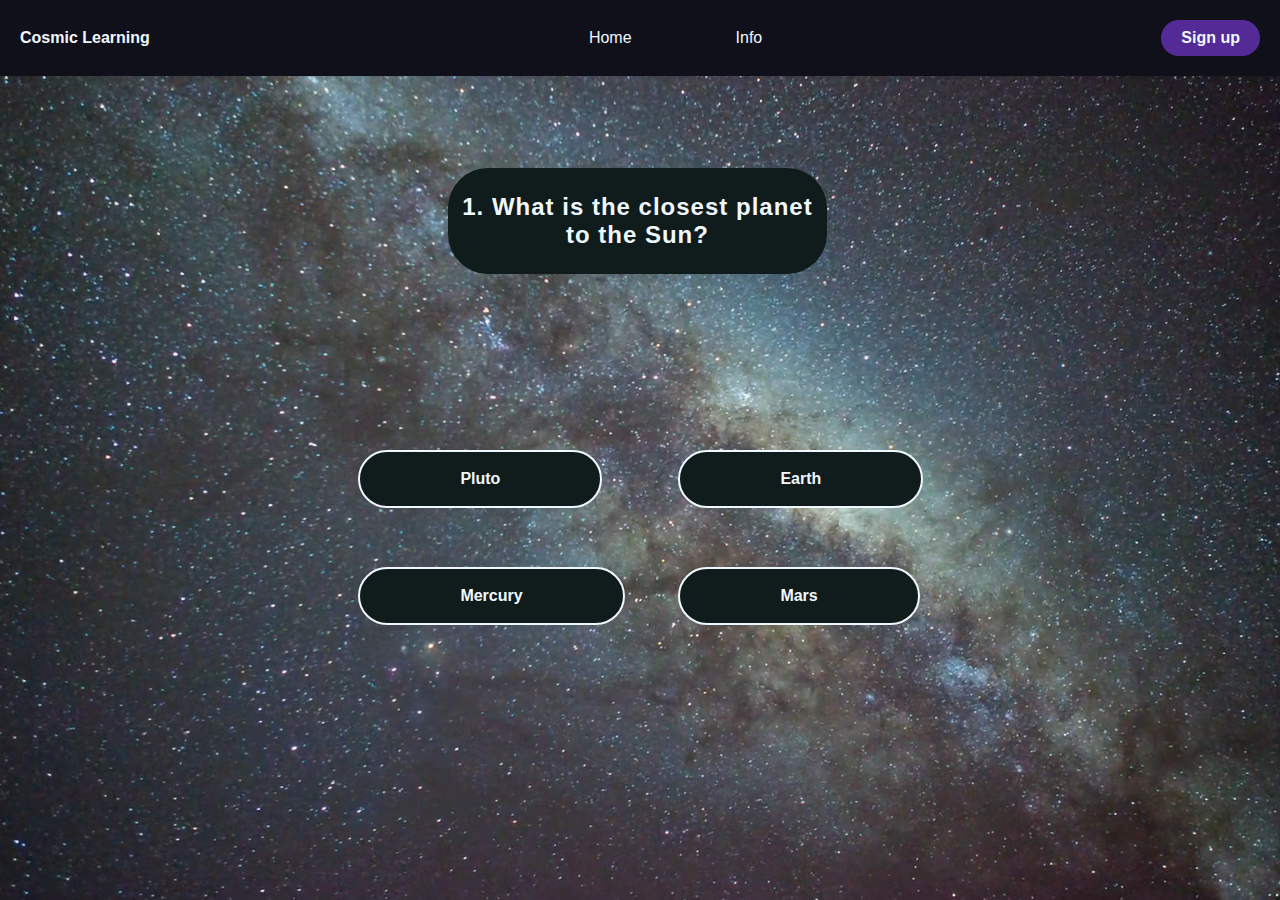
<file: quiz.html>
<!DOCTYPE html>
<html lang="en">

<head>
    <meta charset="UTF-8">
    <title>space.com/quiz</title>
    <link rel="stylesheet" href="./css/quiz_css_hacktues.css">
</head>
<header>
    <a class="logo" style="font-weight: bold;">Cosmic Learning</a>
    <nav>
        <ul class="Buttons">
            <li><a href="index.html">Home</a></li>
            <li><a href="info.html">Info</a></li>
        </ul>
    </nav>
    <a href=""><button class="button"><strong>Sign up</strong></button></a>
</header>

<body>
    <video autoplay muted loop id="myVideo">
        <source src="./images/sky_video.mp4" type="video/mp4">
      </video>
    <h1>
        <hr>
        <hr>
    </h1>
    <h2 class="question" style="margin-left: 34.8%;">1. What is the closest planet to the Sun? </h2>
    <button class="button_2" style="top:50%; left: 28%;"><strong>Pluto</strong></button>
    <button class="button_2" style="top:63%; left: 28%;"><strong>Mercury</strong></button>
    <button class="button_2" style="top:50%; left: 53%;"><strong>Earth</strong></button>
    <button class="button_2" style="top:63%; left: 53%;"><strong>Mars</strong></button>

</body>

</html>
</file>
<file: css/quiz_css_hacktues.css>
body{
    background-image: linear-gradient(to left top, #29195e, #1f1752, #171547, #10133b, #0c0e2f, #190c2a, #210b25, #260b20, #350e19, #3d170d, #3c2401, #323204);
    color:aliceblue;
    height: 5px;
    text-align: center;
}
    li, a, button{

    color:aliceblue;
    text-decoration: none;
    font-size: 16px;
    font-family:sans-serif;
    transition: 0.4s ease 0s;
}
header{
   display: flex;
   justify-content:space-between;
   align-items:  center;
   width: 100%;
   padding: 1% 0%;
   background-color: #10101b;
   top: 0;
   left: 0;
   right: 0;
   position: fixed;
}
.Buttons {
list-style: none;
}

.Buttons li {
 display: inline-block;
 padding:  0px 50px;
}
.Buttons li a:hover{
    color:#532a96;
    
    }
.Buttons li a:after{
    content: "";
    position: absolute;
    background-color:#532a96;
    height: 3px;
    width: 0px;
    bottom: 20px;
    margin-left: -50px;
    transition: 0.4s ease 0s;
}
.Buttons li a:hover:after{
    content: "";
    position: absolute;
    background-color:#532a96;
    height: 3px;
    width: 75px;
    bottom: 20px;
    margin-left: -50px;
}
.button{
    margin-right: 20px;
    padding: 9px 20px;
    background-color:#532a96;
    border: hidden;
    border-radius: 30px;
    transition: 0.3s ease 0s;
}
.button:hover{
    color:aliceblue;
    border-radius: 30px;
    outline-style: auto;
    outline-color:aliceblue;
    cursor: pointer;
    background-color:rgba(83,42,150, 0.5)
    
}
.logo{
    margin-left: 20px;
    font-family: sans-serif;
    font-weight: bold;
}
.question{
    font-family: sans-serif;
    letter-spacing: 1px;
    margin-top: 10%;
}
.button_2{
    font-family: sans-serif;
    position:absolute;
    background-color:#101b1b;
    border-style:solid;
    border-color: aliceblue;
    border-radius: 30px;
    padding: 18px 100px;
}
.button_2:hover{
    outline-style: auto;
    outline-color:aliceblue;
    cursor:pointer;
    background-color: rgba(3, 26, 46, 0.6);
}
#myVideo{
    width: 100vw;
    height: 100vh;
    object-fit: cover;
    position: fixed;
    left: 0;
    right: 0;
    top: 0;
    bottom: 0;
    z-index: -1;

}
.question{
    background-color: #101b1b;
    width:30% ;
    padding:2% 0% ;
    margin-left:522px;
    margin-right:500px;
    border-radius:40px;
}
</file>
